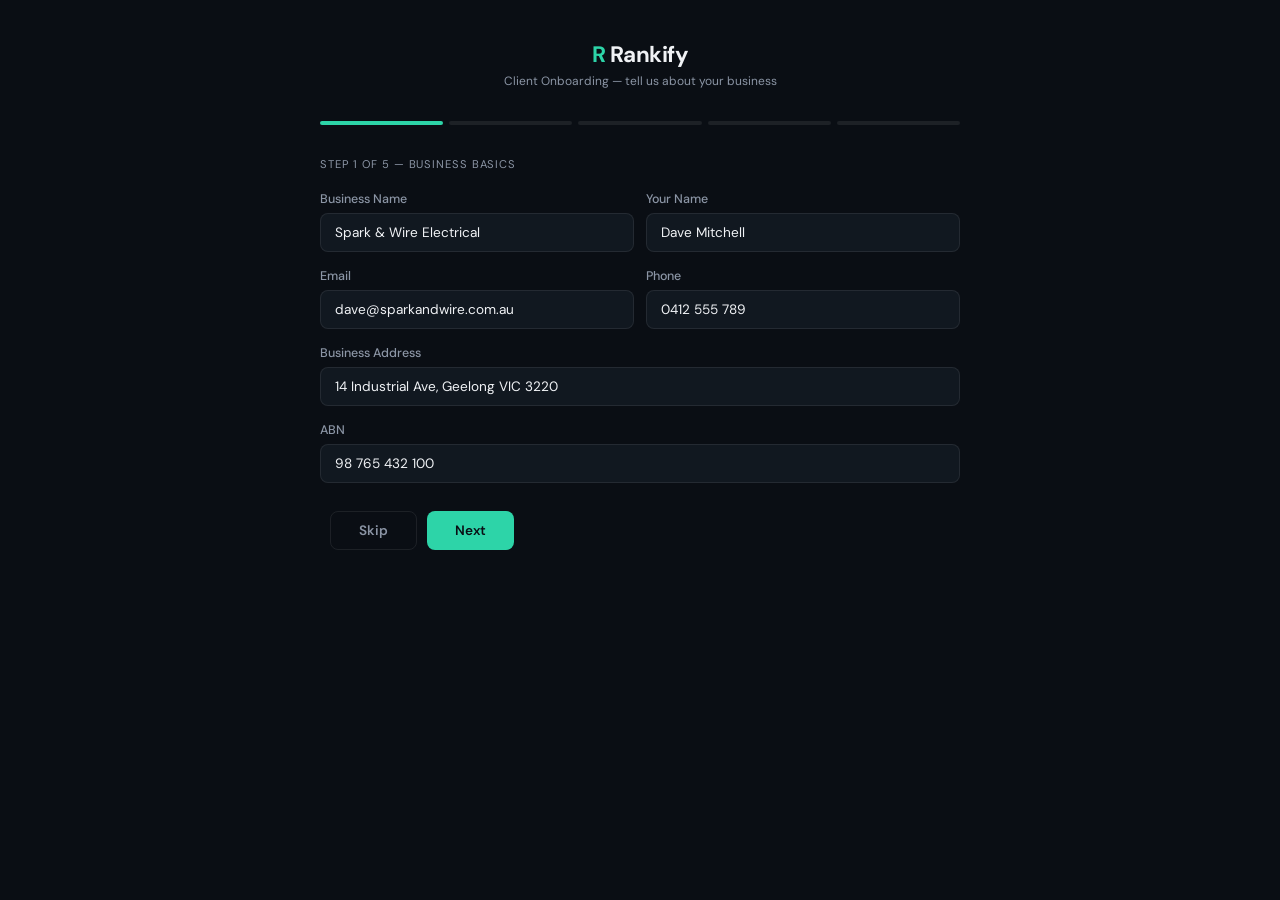
<file: index.html>
<!DOCTYPE html>
<html lang="en">
<head>
<meta charset="UTF-8">
<meta name="viewport" content="width=device-width, initial-scale=1.0">
<title>Rankify — Client Onboarding</title>
<link rel="preconnect" href="https://fonts.googleapis.com">
<link href="https://fonts.googleapis.com/css2?family=DM+Sans:wght@400;500;600;700&display=swap" rel="stylesheet">
<style>
*{margin:0;padding:0;box-sizing:border-box}
:root{
  --bg:#0a0e14;--surface:#111820;--border:rgba(255,255,255,0.08);
  --teal:#2dd4a8;--teal-dim:rgba(45,212,168,0.12);
  --white:#f0f2f5;--muted:#8b95a5;--faint:#5a6270;
  --red:#ef6b6b;--amber:#f59e0b;
}
body{font-family:'DM Sans',sans-serif;background:var(--bg);color:var(--white);min-height:100vh;display:flex;flex-direction:column;align-items:center;padding:40px 20px 80px}
.logo{font-size:1.4rem;font-weight:700;margin-bottom:4px;letter-spacing:-0.02em}
.logo span{color:var(--teal)}
.subtitle{font-size:0.75rem;color:var(--muted);margin-bottom:32px}

.form-container{width:100%;max-width:640px}

/* Progress */
.progress{display:flex;gap:6px;margin-bottom:32px}
.progress-step{flex:1;height:4px;border-radius:4px;background:var(--border);transition:background 0.3s}
.progress-step.active{background:var(--teal)}
.progress-step.done{background:rgba(45,212,168,0.4)}

.step-label{font-size:0.7rem;color:var(--muted);margin-bottom:20px;text-transform:uppercase;letter-spacing:0.08em}

/* Steps */
.step{display:none}
.step.active{display:block}

/* Form elements */
.field{margin-bottom:16px}
.field label{display:block;font-size:0.78rem;font-weight:500;color:var(--muted);margin-bottom:6px}
.field .hint{font-size:0.65rem;color:var(--faint);margin-top:4px}
.field input,.field textarea,.field select{width:100%;background:var(--surface);border:1px solid var(--border);border-radius:8px;padding:10px 14px;color:var(--white);font-family:inherit;font-size:0.85rem;transition:border-color 0.2s;outline:none}
.field input:focus,.field textarea:focus,.field select:focus{border-color:rgba(45,212,168,0.4)}
.field textarea{resize:vertical;min-height:80px}
.field select option{background:var(--surface);color:var(--white)}
.field input::placeholder,.field textarea::placeholder{color:var(--faint)}
.field-row{display:grid;grid-template-columns:1fr 1fr;gap:12px}
@media(max-width:500px){.field-row{grid-template-columns:1fr}}

.optional::after{content:"";}

/* Color picker row */
.color-row{display:flex;gap:10px;align-items:center}
.color-swatch{width:40px;height:40px;border-radius:8px;border:2px solid var(--border);cursor:pointer;overflow:hidden;position:relative}
.color-swatch input[type="color"]{position:absolute;inset:-4px;width:48px;height:48px;border:none;cursor:pointer;opacity:0}
.color-swatch-preview{width:100%;height:100%;border-radius:6px}
.color-label{font-size:0.75rem;color:var(--muted)}
.add-color{width:40px;height:40px;border-radius:8px;border:2px dashed var(--border);display:flex;align-items:center;justify-content:center;cursor:pointer;color:var(--faint);font-size:1.2rem;transition:border-color 0.2s}
.add-color:hover{border-color:rgba(45,212,168,0.4);color:var(--teal)}

/* File upload */
.upload-zone{border:2px dashed var(--border);border-radius:10px;padding:24px;text-align:center;cursor:pointer;transition:all 0.2s}
.upload-zone:hover{border-color:rgba(45,212,168,0.3)}
.upload-zone.has-file{border-color:rgba(45,212,168,0.4);background:var(--teal-dim)}
.upload-icon{font-size:1.5rem;margin-bottom:6px;color:var(--faint)}
.upload-text{font-size:0.75rem;color:var(--muted)}
.upload-filename{font-size:0.75rem;color:var(--teal);margin-top:6px}

/* Checkbox group */
.check-group{display:grid;grid-template-columns:repeat(auto-fill,minmax(180px,1fr));gap:8px}
.check-item{display:flex;align-items:center;gap:8px;padding:8px 12px;background:var(--surface);border:1px solid var(--border);border-radius:8px;cursor:pointer;transition:all 0.2s;font-size:0.8rem}
.check-item:hover{border-color:rgba(45,212,168,0.3)}
.check-item.selected{border-color:var(--teal);background:var(--teal-dim)}
.check-item input{display:none}
.check-dot{width:16px;height:16px;border-radius:4px;border:2px solid var(--border);flex-shrink:0;display:flex;align-items:center;justify-content:center;transition:all 0.2s}
.check-item.selected .check-dot{border-color:var(--teal);background:var(--teal)}
.check-item.selected .check-dot::after{content:"";width:6px;height:6px;background:#fff;border-radius:2px}

/* Buttons */
.btn-row{display:flex;gap:10px;margin-top:28px}
.btn{padding:10px 28px;border-radius:8px;font-family:inherit;font-size:0.85rem;font-weight:600;cursor:pointer;border:none;transition:all 0.2s}
.btn-primary{background:var(--teal);color:#0a0e14}
.btn-primary:hover{filter:brightness(1.1)}
.btn-ghost{background:transparent;color:var(--muted);border:1px solid var(--border)}
.btn-ghost:hover{border-color:rgba(255,255,255,0.2);color:var(--white)}
.btn:disabled{opacity:0.4;cursor:not-allowed}

/* Success */
.success-screen{display:none;text-align:center;padding:60px 20px}
.success-icon{font-size:3rem;margin-bottom:16px}
.success-title{font-size:1.3rem;font-weight:700;margin-bottom:8px}
.success-text{font-size:0.85rem;color:var(--muted);line-height:1.6}

/* Validation */
.field.error input,.field.error textarea,.field.error select{border-color:var(--red)}
.field .error-msg{font-size:0.65rem;color:var(--red);margin-top:4px;display:none}
.field.error .error-msg{display:block}
</style>
</head>
<body>

<div class="logo"><span>R</span> Rankify</div>
<p class="subtitle">Client Onboarding — tell us about your business</p>

<div class="form-container">
  <div class="progress" id="progress"></div>

  <!-- Step 1: Business Basics -->
  <div class="step active" data-step="1">
    <div class="step-label">Step 1 of 5 — Business Basics</div>
    <div class="field-row">
      <div class="field"><label class="optional">Business Name</label><input type="text" id="f-business" placeholder="e.g. Acme Plumbing"></div>
      <div class="field"><label class="optional">Your Name</label><input type="text" id="f-name" placeholder="e.g. John Smith"></div>
    </div>
    <div class="field-row">
      <div class="field"><label class="optional">Email</label><input type="email" id="f-email" placeholder="john@acmeplumbing.com.au"></div>
      <div class="field"><label class="optional">Phone</label><input type="tel" id="f-phone" placeholder="0400 000 000"></div>
    </div>
    <div class="field"><label>Business Address</label><input type="text" id="f-address" placeholder="123 Main St, Melbourne VIC 3000"></div>
    <div class="field"><label>ABN</label><input type="text" id="f-abn" placeholder="12 345 678 901"></div>
    <div class="btn-row"><div></div><button class="btn btn-ghost" onclick="nextStep()">Skip</button><button class="btn btn-primary" onclick="nextStep()">Next</button></div>
  </div>

  <!-- Step 2: About Your Business -->
  <div class="step" data-step="2">
    <div class="step-label">Step 2 of 5 — About Your Business</div>
    <div class="field-row">
      <div class="field"><label class="optional">Industry</label>
        <select id="f-industry">
          <option value="">Select...</option>
          <option>Trades & Construction</option>
          <option>Health & Wellness</option>
          <option>Beauty & Aesthetics</option>
          <option>Food & Hospitality</option>
          <option>Retail & Ecommerce</option>
          <option>Professional Services</option>
          <option>Real Estate</option>
          <option>Automotive</option>
          <option>Education & Training</option>
          <option>Fitness & Sport</option>
          <option>Pet Services</option>
          <option>Cleaning & Maintenance</option>
          <option>Other</option>
        </select>
      </div>
      <div class="field"><label>Industry (if Other)</label><input type="text" id="f-industry-other" placeholder="Your industry"></div>
    </div>
    <div class="field"><label class="optional">What does your business do?</label><textarea id="f-description" placeholder="Describe your business in a few sentences — what you do, who you serve, what makes you different..."></textarea><div class="hint">This helps us write your website copy. The more detail the better.</div></div>
    <div class="field"><label class="optional">Services / Products</label><textarea id="f-services" placeholder="List your main services or products, one per line:&#10;e.g. Emergency Plumbing&#10;Hot Water Systems&#10;Bathroom Renovations"></textarea></div>
    <div class="field"><label>Service Areas / Locations</label><textarea id="f-locations" placeholder="List the suburbs, cities or regions you serve, one per line:&#10;e.g. Melbourne CBD&#10;South Yarra&#10;Richmond"></textarea><div class="hint">We'll create location pages for local SEO.</div></div>
    <div class="field"><label>Target Audience</label><input type="text" id="f-audience" placeholder="e.g. Homeowners in Melbourne, small businesses, property managers"></div>
    <div class="btn-row"><button class="btn btn-ghost" onclick="prevStep()">Back</button><button class="btn btn-ghost" onclick="nextStep()">Skip</button><button class="btn btn-primary" onclick="nextStep()">Next</button></div>
  </div>

  <!-- Step 3: Branding -->
  <div class="step" data-step="3">
    <div class="step-label">Step 3 of 5 — Branding</div>
    <div class="field">
      <label class="optional">Logo</label>
      <div class="upload-zone" id="logo-zone" onclick="document.getElementById('f-logo').click()">
        <input type="file" id="f-logo" accept=".png,.jpg,.jpeg,.svg,.webp" style="display:none" onchange="handleFileUpload(this,'logo-zone','logo-name')">
        <div class="upload-icon">&#8682;</div>
        <div class="upload-text">Click to upload your logo (PNG, JPG, SVG)</div>
        <div class="upload-filename" id="logo-name"></div>
      </div>
      <div class="hint">Transparent PNG or SVG preferred. We need a high-resolution version.</div>
    </div>
    <div class="field">
      <label>Favicon / Icon</label>
      <div class="upload-zone" id="favicon-zone" onclick="document.getElementById('f-favicon').click()" style="padding:16px">
        <input type="file" id="f-favicon" accept=".png,.jpg,.jpeg,.svg,.ico" style="display:none" onchange="handleFileUpload(this,'favicon-zone','favicon-name')">
        <div class="upload-text">Upload favicon/icon (optional)</div>
        <div class="upload-filename" id="favicon-name"></div>
      </div>
    </div>
    <div class="field">
      <label>Brand Colors</label>
      <div class="hint" style="margin-bottom:8px">Click the swatches to pick your brand colors, or tell us below.</div>
      <div class="color-row" id="color-row">
        <div class="color-swatch" title="Primary color">
          <input type="color" value="#2dd4a8" onchange="this.parentElement.querySelector('.color-swatch-preview').style.background=this.value">
          <div class="color-swatch-preview" style="background:#2dd4a8"></div>
        </div>
        <div class="color-swatch" title="Secondary color">
          <input type="color" value="#1a1a2e" onchange="this.parentElement.querySelector('.color-swatch-preview').style.background=this.value">
          <div class="color-swatch-preview" style="background:#1a1a2e"></div>
        </div>
        <div class="add-color" onclick="addColorSwatch()" title="Add another color">+</div>
      </div>
    </div>
    <div class="field"><label>Brand Notes</label><textarea id="f-brand-notes" placeholder="Any brand guidelines, font preferences, style direction, or vibe you're going for?&#10;e.g. Modern and clean, professional but approachable, dark theme"></textarea></div>
    <div class="field">
      <label>Additional Images / Photos</label>
      <div class="upload-zone" id="photos-zone" onclick="document.getElementById('f-photos').click()" style="padding:16px">
        <input type="file" id="f-photos" accept=".png,.jpg,.jpeg,.webp" multiple style="display:none" onchange="handleMultiUpload(this,'photos-zone','photos-list')">
        <div class="upload-text">Upload team photos, product images, workplace shots (select multiple)</div>
        <div class="upload-filename" id="photos-list"></div>
      </div>
      <div class="hint">These will be used on your website. The more the better.</div>
    </div>
    <div class="btn-row"><button class="btn btn-ghost" onclick="prevStep()">Back</button><button class="btn btn-ghost" onclick="nextStep()">Skip</button><button class="btn btn-primary" onclick="nextStep()">Next</button></div>
  </div>

  <!-- Step 4: Website Requirements -->
  <div class="step" data-step="4">
    <div class="step-label">Step 4 of 5 — Website Requirements</div>
    <div class="field">
      <label>What pages do you need?</label>
      <div class="check-group" id="pages-group">
        <label class="check-item selected"><input type="checkbox" value="Home" checked><span class="check-dot"></span>Home</label>
        <label class="check-item selected"><input type="checkbox" value="About" checked><span class="check-dot"></span>About</label>
        <label class="check-item selected"><input type="checkbox" value="Services" checked><span class="check-dot"></span>Services</label>
        <label class="check-item selected"><input type="checkbox" value="Contact" checked><span class="check-dot"></span>Contact</label>
        <label class="check-item"><input type="checkbox" value="Gallery"><span class="check-dot"></span>Gallery / Portfolio</label>
        <label class="check-item"><input type="checkbox" value="Testimonials"><span class="check-dot"></span>Testimonials</label>
        <label class="check-item"><input type="checkbox" value="FAQ"><span class="check-dot"></span>FAQ</label>
        <label class="check-item"><input type="checkbox" value="Blog"><span class="check-dot"></span>Blog</label>
        <label class="check-item"><input type="checkbox" value="Pricing"><span class="check-dot"></span>Pricing</label>
        <label class="check-item"><input type="checkbox" value="Locations"><span class="check-dot"></span>Location Pages</label>
        <label class="check-item"><input type="checkbox" value="Booking"><span class="check-dot"></span>Booking / Calendar</label>
        <label class="check-item"><input type="checkbox" value="Shop"><span class="check-dot"></span>Shop / Products</label>
      </div>
    </div>
    <div class="field"><label>Existing Website URL</label><input type="url" id="f-existing-url" placeholder="https://www.yourbusiness.com.au"><div class="hint">If you have a current site, we'll reference it for content and structure.</div></div>
    <div class="field"><label>Inspiration Sites</label><textarea id="f-inspiration" placeholder="Paste URLs of websites you like the look/feel of, one per line"></textarea></div>
    <div class="field"><label>Special Features or Requests</label><textarea id="f-features" placeholder="Anything specific you need?&#10;e.g. Contact form, Google Maps embed, booking widget, before/after gallery"></textarea></div>
    <div class="btn-row"><button class="btn btn-ghost" onclick="prevStep()">Back</button><button class="btn btn-ghost" onclick="nextStep()">Skip</button><button class="btn btn-primary" onclick="nextStep()">Next</button></div>
  </div>

  <!-- Step 5: Social & Final -->
  <div class="step" data-step="5">
    <div class="step-label">Step 5 of 5 — Social & Final Details</div>
    <div class="field-row">
      <div class="field"><label>Facebook</label><input type="url" id="f-facebook" placeholder="https://facebook.com/yourbusiness"></div>
      <div class="field"><label>Instagram</label><input type="url" id="f-instagram" placeholder="https://instagram.com/yourbusiness"></div>
    </div>
    <div class="field-row">
      <div class="field"><label>Google Business</label><input type="url" id="f-google" placeholder="https://g.page/yourbusiness"></div>
      <div class="field"><label>LinkedIn</label><input type="url" id="f-linkedin" placeholder="https://linkedin.com/company/yourbusiness"></div>
    </div>
    <div class="field-row">
      <div class="field"><label>TikTok</label><input type="url" id="f-tiktok" placeholder="https://tiktok.com/@yourbusiness"></div>
      <div class="field"><label>YouTube</label><input type="url" id="f-youtube" placeholder="https://youtube.com/@yourbusiness"></div>
    </div>
    <div class="field"><label>Tagline / Slogan</label><input type="text" id="f-tagline" placeholder="e.g. Melbourne's Most Trusted Plumber"><div class="hint">If you have one — otherwise we'll create one for you.</div></div>
    <div class="field"><label>Call to Action</label><input type="text" id="f-cta" placeholder="e.g. Get a Free Quote, Book Now, Call Us Today"><div class="hint">What do you want visitors to do?</div></div>
    <div class="field"><label>Anything else?</label><textarea id="f-other" placeholder="Anything we missed? Special requirements, deadlines, content you want included..."></textarea></div>
    <div class="btn-row"><button class="btn btn-ghost" onclick="prevStep()">Back</button><button class="btn btn-primary" onclick="submitForm()" id="submit-btn">Submit Onboarding</button></div>
  </div>

  <!-- Success -->
  <div class="success-screen" id="success">
    <div class="success-icon">&#10003;</div>
    <div class="success-title">You're all set!</div>
    <div class="success-text">We've received your onboarding details.<br>Our team will start building your website and be in touch within 48 hours.<br><br>If you need to update anything, reply to your confirmation email.</div>
  </div>
</div>

<script>
const TOTAL_STEPS = 5;
let currentStep = 1;
const _files = { logo: null, favicon: null, photos: [] };

function initProgress() {
  const el = document.getElementById('progress');
  el.innerHTML = Array.from({length: TOTAL_STEPS}, (_, i) =>
    `<div class="progress-step${i === 0 ? ' active' : ''}" data-ps="${i+1}"></div>`
  ).join('');
}
initProgress();

function updateProgress() {
  document.querySelectorAll('.progress-step').forEach(el => {
    const s = parseInt(el.dataset.ps);
    el.classList.toggle('done', s < currentStep);
    el.classList.toggle('active', s === currentStep);
  });
}

function showStep(n) {
  document.querySelectorAll('.step').forEach(s => s.classList.remove('active'));
  const target = document.querySelector(`.step[data-step="${n}"]`);
  if (target) target.classList.add('active');
  currentStep = n;
  updateProgress();
  window.scrollTo({top: 0, behavior: 'smooth'});
}

function validateStep(n) { return true; }

function nextStep() {
  if (!validateStep(currentStep)) return;
  if (currentStep < TOTAL_STEPS) showStep(currentStep + 1);
}
function prevStep() {
  if (currentStep > 1) showStep(currentStep - 1);
}

function handleFileUpload(input, zoneId, nameId) {
  const file = input.files[0];
  if (!file) return;
  const zone = document.getElementById(zoneId);
  const nameEl = document.getElementById(nameId);
  zone.classList.add('has-file');
  nameEl.textContent = file.name;
  const key = zoneId.replace('-zone','');
  _files[key] = file;
}

function handleMultiUpload(input, zoneId, listId) {
  const files = Array.from(input.files);
  if (!files.length) return;
  const zone = document.getElementById(zoneId);
  const listEl = document.getElementById(listId);
  zone.classList.add('has-file');
  listEl.textContent = files.map(f => f.name).join(', ');
  _files.photos = files;
}

function addColorSwatch() {
  const row = document.getElementById('color-row');
  const addBtn = row.querySelector('.add-color');
  const swatch = document.createElement('div');
  swatch.className = 'color-swatch';
  swatch.innerHTML = '<input type="color" value="#ffffff" onchange="this.parentElement.querySelector(\'.color-swatch-preview\').style.background=this.value"><div class="color-swatch-preview" style="background:#ffffff"></div>';
  row.insertBefore(swatch, addBtn);
}

// Checkbox toggle
document.querySelectorAll('.check-item').forEach(item => {
  item.addEventListener('click', e => {
    if (e.target.tagName === 'INPUT') return;
    const cb = item.querySelector('input');
    cb.checked = !cb.checked;
    item.classList.toggle('selected', cb.checked);
  });
});

function gatherData() {
  const colors = Array.from(document.querySelectorAll('#color-row .color-swatch input[type="color"]')).map(c => c.value);
  const pages = Array.from(document.querySelectorAll('#pages-group input:checked')).map(c => c.value);

  return {
    business: document.getElementById('f-business').value.trim(),
    contact: document.getElementById('f-name').value.trim(),
    email: document.getElementById('f-email').value.trim(),
    phone: document.getElementById('f-phone').value.trim(),
    address: document.getElementById('f-address').value.trim(),
    abn: document.getElementById('f-abn').value.trim(),
    industry: document.getElementById('f-industry').value === 'Other'
      ? document.getElementById('f-industry-other').value.trim()
      : document.getElementById('f-industry').value,
    description: document.getElementById('f-description').value.trim(),
    services: document.getElementById('f-services').value.trim(),
    locations: document.getElementById('f-locations').value.trim(),
    audience: document.getElementById('f-audience').value.trim(),
    brandColors: colors,
    brandNotes: document.getElementById('f-brand-notes').value.trim(),
    existingUrl: document.getElementById('f-existing-url').value.trim(),
    inspiration: document.getElementById('f-inspiration').value.trim(),
    features: document.getElementById('f-features').value.trim(),
    pages: pages,
    facebook: document.getElementById('f-facebook').value.trim(),
    instagram: document.getElementById('f-instagram').value.trim(),
    google: document.getElementById('f-google').value.trim(),
    linkedin: document.getElementById('f-linkedin').value.trim(),
    tiktok: document.getElementById('f-tiktok').value.trim(),
    youtube: document.getElementById('f-youtube').value.trim(),
    tagline: document.getElementById('f-tagline').value.trim(),
    cta: document.getElementById('f-cta').value.trim(),
    other: document.getElementById('f-other').value.trim(),
  };
}

function fileToBase64(file) {
  return new Promise((resolve, reject) => {
    const reader = new FileReader();
    reader.onload = () => resolve({ name: file.name, type: file.type, data: reader.result.split(',')[1] });
    reader.onerror = reject;
    reader.readAsDataURL(file);
  });
}

async function submitForm() {
  if (!validateStep(currentStep)) return;
  const btn = document.getElementById('submit-btn');
  btn.disabled = true;
  btn.textContent = 'Submitting...';

  const data = gatherData();
  const files = {};

  if (_files.logo) files.logo = await fileToBase64(_files.logo);
  if (_files.favicon) files.favicon = await fileToBase64(_files.favicon);
  if (_files.photos.length) files.photos = await Promise.all(_files.photos.map(fileToBase64));

  try {
    const res = await fetch(ONBOARDING_API, {
      method: 'POST',
      headers: { 'Content-Type': 'application/json' },
      body: JSON.stringify({ data, files: Object.keys(files).length ? files : undefined }),
    });
    if (res.ok) {
      document.querySelectorAll('.step').forEach(s => s.classList.remove('active'));
      document.getElementById('progress').style.display = 'none';
      document.getElementById('success').style.display = 'block';
    } else {
      const err = await res.json().catch(() => ({}));
      alert(err.error || 'Something went wrong. Please try again.');
      btn.disabled = false;
      btn.textContent = 'Submit Onboarding';
    }
  } catch (e) {
    alert('Connection error. Please check your internet and try again.');
    btn.disabled = false;
    btn.textContent = 'Submit Onboarding';
  }
}

const ONBOARDING_API = 'https://rankify-crm.vercel.app/api/onboarding';

// ── MOCK DATA (remove for production) ──
(function prefillMock() {
  const mock = {
    'f-business': 'Spark & Wire Electrical',
    'f-name': 'Dave Mitchell',
    'f-email': 'dave@sparkandwire.com.au',
    'f-phone': '0412 555 789',
    'f-address': '14 Industrial Ave, Geelong VIC 3220',
    'f-abn': '98 765 432 100',
    'f-industry': 'Trades & Construction',
    'f-description': 'Spark & Wire Electrical is a family-owned electrical business serving Geelong and the Surf Coast for over 15 years. We specialise in residential rewiring, switchboard upgrades, solar panel installations, and EV charger setups. What sets us apart is our same-day emergency service and upfront fixed pricing — no hidden call-out fees. We work with homeowners, builders, and property managers across the Bellarine Peninsula.',
    'f-services': 'Residential Electrical\nCommercial Electrical\nSwitchboard Upgrades\nSolar Panel Installation\nEV Charger Installation\nSafety Inspections & Compliance\nEmergency Electrical Repairs\nLED Lighting Upgrades\nSmart Home Wiring',
    'f-locations': 'Geelong\nGeelong West\nNewtown\nBelmont\nHighton\nOcean Grove\nBarwon Heads\nTorquay\nLara\nCorio',
    'f-audience': 'Homeowners, property managers, and builders in the Geelong and Surf Coast region',
    'f-brand-notes': 'Bold and trustworthy. Dark navy background with electric yellow/amber accents. Modern but not techy — approachable tradie feel. Clean sans-serif fonts. Think premium tradie, not cheap sparky.',
    'f-existing-url': 'https://www.sparkandwire.com.au',
    'f-inspiration': 'https://geelongheatpumps.com.au/\nhttps://tintek.com.au/',
    'f-features': 'Contact form with service dropdown\nGoogle Maps embed showing service area\nBefore/after gallery for switchboard upgrades\nGoogle Reviews widget\nClick-to-call button on mobile',
    'f-facebook': 'https://facebook.com/sparkandwiregeelong',
    'f-instagram': 'https://instagram.com/sparkandwire',
    'f-google': 'https://g.page/sparkandwireelectrical',
    'f-linkedin': '',
    'f-tiktok': '',
    'f-youtube': '',
    'f-tagline': "Geelong's Most Trusted Sparky",
    'f-cta': 'Get a Free Quote',
    'f-other': 'We have a 4.9 star rating on Google with 180+ reviews — definitely want to feature that prominently. Also need to mention we are licensed (REC 12345) and fully insured.',
  };
  Object.entries(mock).forEach(([id, val]) => {
    const el = document.getElementById(id);
    if (el) el.value = val;
  });
  // Set color swatches
  const swatches = document.querySelectorAll('#color-row .color-swatch');
  if (swatches[0]) { swatches[0].querySelector('input').value = '#f59e0b'; swatches[0].querySelector('.color-swatch-preview').style.background = '#f59e0b'; }
  if (swatches[1]) { swatches[1].querySelector('input').value = '#1e293b'; swatches[1].querySelector('.color-swatch-preview').style.background = '#1e293b'; }
  // Check extra pages
  document.querySelectorAll('#pages-group .check-item').forEach(item => {
    const cb = item.querySelector('input');
    if (['Gallery','Testimonials','FAQ','Locations'].includes(cb.value)) {
      cb.checked = true; item.classList.add('selected');
    }
  });
})();
</script>
</body>
</html>
</file>
